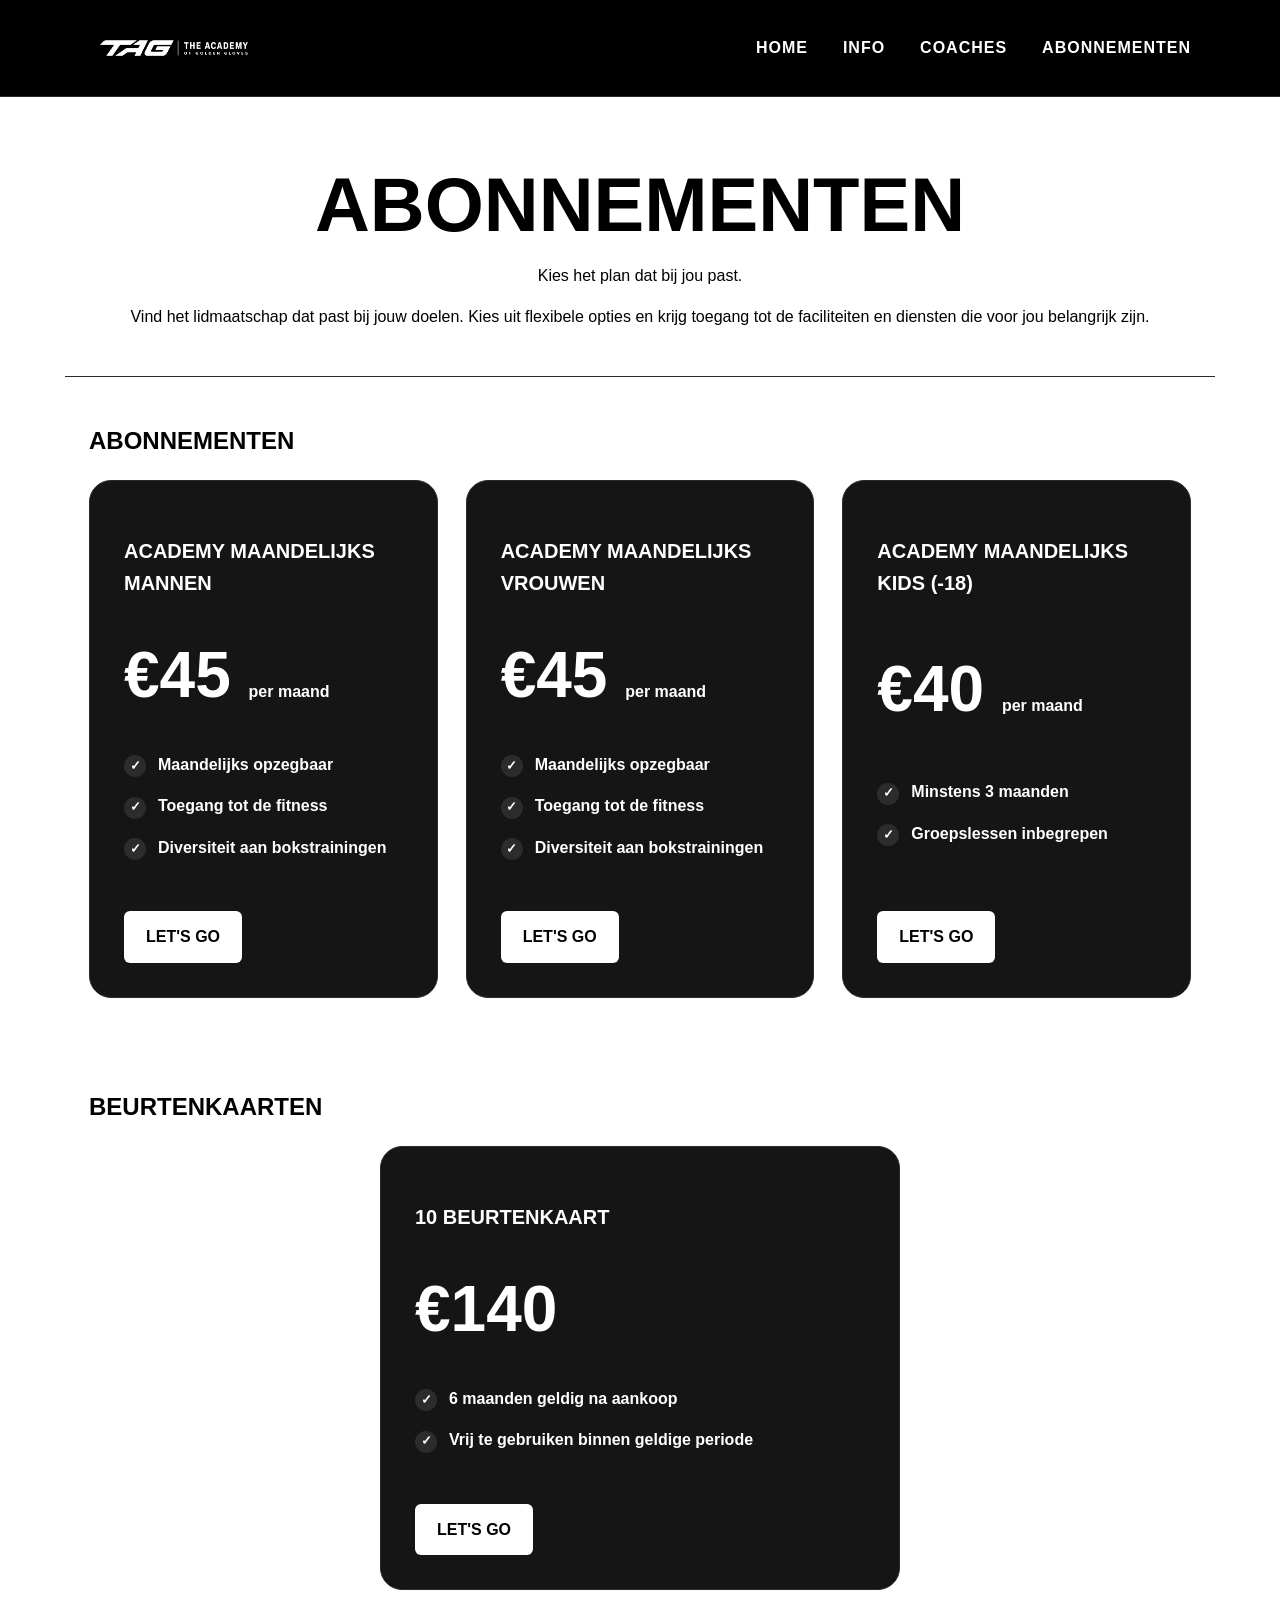
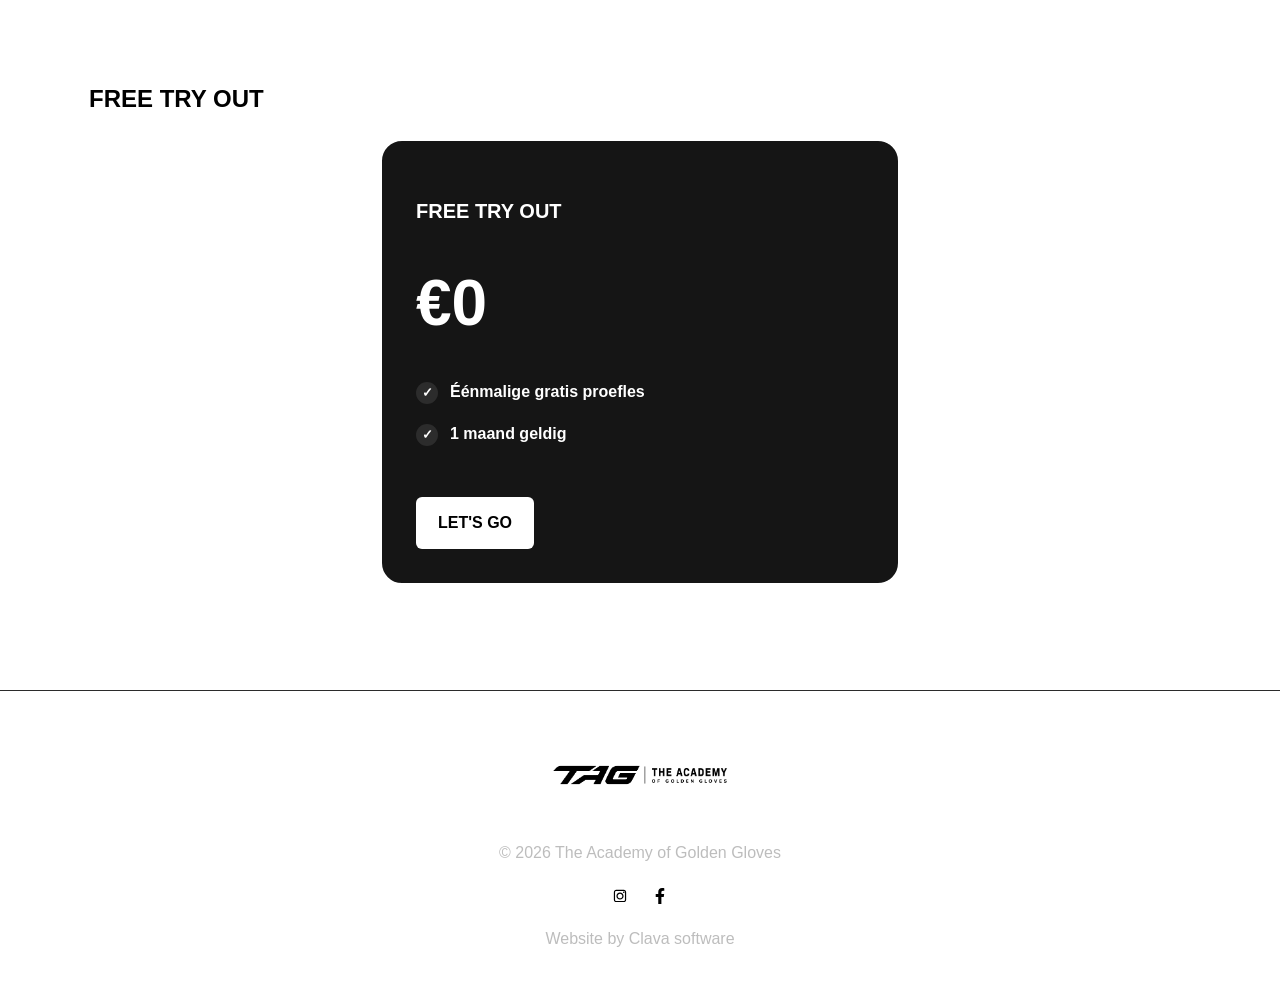
<file: abbonementen.html>
<!DOCTYPE html>
<html lang="nl">
<head>
  <meta charset="UTF-8" />
  <meta name="viewport" content="width=device-width, initial-scale=1.0" />
  <title>Abonnementen - The Academy of the Golden Gloves</title>
  <link rel="stylesheet" href="css/style.css" />
</head>

<body class="abonnement-page">

<header class="site-header">
  <nav class="navbar">
    <a class="brand" href="index.html">
      <img src="assets/assets/images/TAG_Transparant_wit.png" alt="The Academy of the Golden Gloves logo">
    </a>

    <ul class="nav-links">
      <li><a href="index.html">HOME</a></li>
      <li><a href="info.html">INFO</a></li>
      <li><a href="trainers.html">COACHES</a></li>
      <li><a href="abbonementen.html">ABONNEMENTEN</a></li>
    </ul>
  </nav>
</header>

<main>
  <section class="page-title subscriptions-title">
    <h1>ABONNEMENTEN</h1>
    <p>Kies het plan dat bij jou past.</p>
    <p>Vind het lidmaatschap dat past bij jouw doelen. Kies uit flexibele opties en krijg toegang tot de faciliteiten en diensten die voor jou belangrijk zijn.</p>  
  </section>

  <section class="section">
    <h2>Abonnementen</h2>

    <div class="subscription-grid">
      <article class="subscription-card">
        <h3>Academy maandelijks mannen</h3>
        <div class="price">€45 <span>per maand</span></div>
        <ul>
          <li>Maandelijks opzegbaar</li>
          <li>Toegang tot de fitness</li>
          <li>Diversiteit aan bokstrainingen</li>
        </ul>
        <a class="letsgo-btn" href="https://theacademyghent.clubplanner.be/registration/webshopwizard?id=22%23subscription&fbclid=PAZXh0bgNhZW0CMTEAAafgKcUFu7aWkuXX8Rf6LvJyuqjrazlxZ5LTGyCebVY8UuGhoB97lf3_0Y3zMw_aem_NgBdKOstniGtX3_F51OHjw#subscription" target="_blank">LET'S GO</a>
      </article>

      <article class="subscription-card">
        <h3>Academy maandelijks vrouwen</h3>
        <div class="price">€45 <span>per maand</span></div>
        <ul>
          <li>Maandelijks opzegbaar</li>
          <li>Toegang tot de fitness</li>
          <li>Diversiteit aan bokstrainingen</li>
        </ul>
        <a class="letsgo-btn" href="https://theacademyghent.clubplanner.be/registration/webshopwizard?id=22%23subscription&fbclid=PAZXh0bgNhZW0CMTEAAafgKcUFu7aWkuXX8Rf6LvJyuqjrazlxZ5LTGyCebVY8UuGhoB97lf3_0Y3zMw_aem_NgBdKOstniGtX3_F51OHjw#subscription" target="_blank">LET'S GO</a>
      </article>

      <article class="subscription-card">
        <h3>Academy maandelijks kids (-18)</h3>
        <div class="price">€40 <span>per maand</span></div>
        <ul>
          <li>Minstens 3 maanden</li>
          <li>Groepslessen inbegrepen</li>
        </ul>
        <a class="letsgo-btn" href="https://theacademyghent.clubplanner.be/registration/webshopwizard?id=22%23subscription&fbclid=PAZXh0bgNhZW0CMTEAAafgKcUFu7aWkuXX8Rf6LvJyuqjrazlxZ5LTGyCebVY8UuGhoB97lf3_0Y3zMw_aem_NgBdKOstniGtX3_F51OHjw#subscription" target="_blank">LET'S GO</a>
      </article>
    </div>
  </section>

  <section class="section">
    <h2>Beurtenkaarten</h2>

    <div class="subscription-grid one-card">
      <article class="subscription-card">
        <h3>10 beurtenkaart</h3>
        <div class="price">€140</div>
        <ul>
          <li>6 maanden geldig na aankoop</li>
          <li>Vrij te gebruiken binnen geldige periode</li>
        </ul>
        <a class="letsgo-btn" href="https://theacademyghent.clubplanner.be/registration/webshopwizard?id=22%23subscription&fbclid=PAZXh0bgNhZW0CMTEAAafgKcUFu7aWkuXX8Rf6LvJyuqjrazlxZ5LTGyCebVY8UuGhoB97lf3_0Y3zMw_aem_NgBdKOstniGtX3_F51OHjw#subscription" target="_blank">LET'S GO</a>
      </article>
    </div>
  </section>

  <section class="section">
    <h2>Free Try Out</h2>

    <div class="subscription-grid one-card">
      <article class="subscription-card highlight-card">
        <h3>FREE try out</h3>
        <div class="price">€0</div>
        <ul>
          <li>Éénmalige gratis proefles</li>
          <li>1 maand geldig</li>
        </ul>
        <a class="letsgo-btn" href="https://theacademyghent.clubplanner.be/registration/webshopwizard?id=22%23subscription&fbclid=PAZXh0bgNhZW0CMTEAAafgKcUFu7aWkuXX8Rf6LvJyuqjrazlxZ5LTGyCebVY8UuGhoB97lf3_0Y3zMw_aem_NgBdKOstniGtX3_F51OHjw#subscription" target="_blank">LET'S GO</a>
      </article>
    </div>
  </section>
</main>

<footer class="footer abonnement-footer">
    <img src="assets/assets/images/TAG_Transparant_zwart.png" alt="The Academy of the Golden Gloves logo">
    <p>© 2026 The Academy of Golden Gloves</p>
    <div class="social-icons">
      <!-- INSTAGRAM -->
      <a href="https://www.instagram.com/theacademyghent/" target="_blank" aria-label="Instagram">
        <svg xmlns="http://www.w3.org/2000/svg" viewBox="0 0 448 512">
          <path
            d="M224.1 141c-63.6 0-114.9 51.3-114.9 114.9S160.5 370.8 224.1 370.8 339 319.5 339 255.9 287.7 141 224.1 141zm0 189.6c-41.2 0-74.7-33.5-74.7-74.7s33.5-74.7 74.7-74.7 74.7 33.5 74.7 74.7-33.5 74.7-74.7 74.7zm146.4-194.3c0 14.9-12 26.9-26.9 26.9-14.9 0-26.9-12-26.9-26.9 0-14.9 12-26.9 26.9-26.9 14.9 0 26.9 12 26.9 26.9zM398.8 80c-14.1-14.1-33.1-22-53.1-22H102.3c-20 0-39 7.9-53.1 22C35.1 94.1 27.2 113.1 27.2 133.1v243.4c0 20 7.9 39 22 53.1 14.1 14.1 33.1 22 53.1 22h243.4c20 0 39-7.9 53.1-22 14.1-14.1 22-33.1 22-53.1V133.1c0-20-7.9-39-22-53.1zM382.6 376.5c0 10.7-4.2 20.8-11.8 28.4-7.6 7.6-17.7 11.8-28.4 11.8H105.6c-10.7 0-20.8-4.2-28.4-11.8-7.6-7.6-11.8-17.7-11.8-28.4V135.5c0-10.7 4.2-20.8 11.8-28.4 7.6-7.6 17.7-11.8 28.4-11.8h236.8c10.7 0 20.8 4.2 28.4 11.8 7.6 7.6 11.8 17.7 11.8 28.4v241z" />
        </svg>
      </a>

      <!-- FACEBOOK -->
      <a href="https://www.facebook.com/THEACADEMYGHENT/?locale=nl_BE" target="_blank" aria-label="Facebook">
        <svg xmlns="http://www.w3.org/2000/svg" viewBox="0 0 320 512">
          <path
            d="M279.14 288l14.22-92.66h-88.91V135.1c0-25.35 12.42-50.06 52.24-50.06H297V6.26S260.43 0 225.36 0c-73.22 0-121.08 44.38-121.08 124.72v70.62H22.89V288h81.39v224h100.17V288z" />
        </svg>
      </a>
    </div>
    <p>Website by Clava software</p>
    <!-- INPUT: Pas hier eventueel je adres, telefoonnummer, e-mail of social media aan. -->
  </footer>

</body>
</html>
</file>
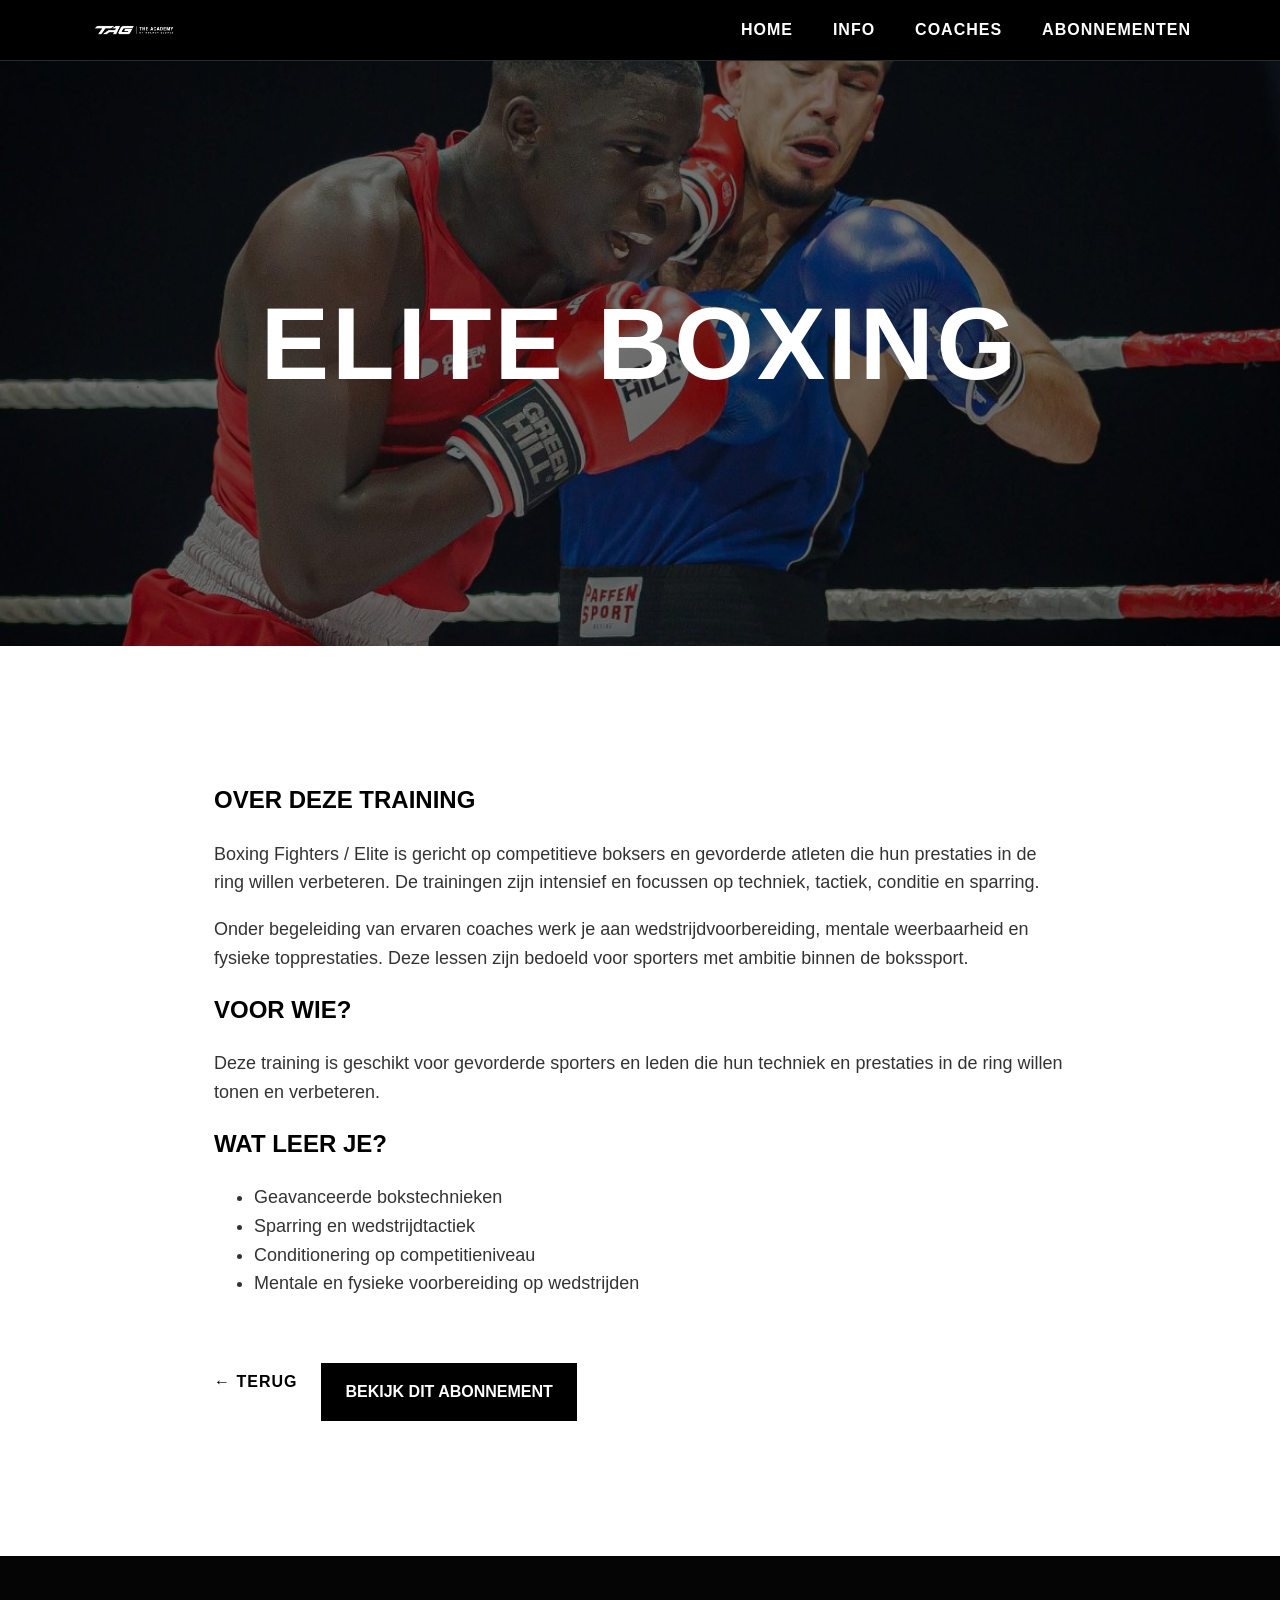
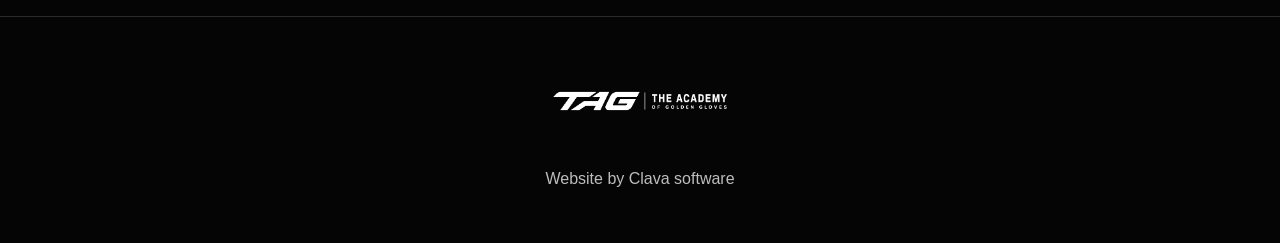
<file: boxing-elite.html>
<!DOCTYPE html>
<html lang="nl">
<head>
  <meta charset="UTF-8">
  <meta name="viewport" content="width=device-width, initial-scale=1.0">
  <title>Elite Boxing - The Academy</title>
  <link rel="stylesheet" href="css/style.css">
</head>

<body class="training-page">

<header class="site-header">
  <nav class="navbar">
    <a class="brand" href="index.html">
      <img src="assets/assets/images/TAG_Transparant_wit.png" alt="The Academy logo">
    </a>

    <ul class="nav-links">
      <li><a href="index.html">HOME</a></li>
      <li><a href="info.html">INFO</a></li>
      <li><a href="trainers.html">COACHES</a></li>
      <li><a href="abonnementen.html">ABONNEMENTEN</a></li>
    </ul>
  </nav>
</header>

<main class="training-page">

 <section class="training-hero">

    <img src="assets/assets/images/eliteboxing_pin.jpeg" alt="Elite Boxing">

    <div class="training-overlay">
        <h1>Elite Boxing</h1>
    </div>

</section>

  <section class="training-info-section">
  <div class="section training-info">
    <h2>Over deze training</h2>
    <p>
  Boxing Fighters / Elite is gericht op competitieve boksers en gevorderde atleten die hun prestaties in de ring willen verbeteren. 
  De trainingen zijn intensief en focussen op techniek, tactiek, conditie en sparring.
</p>

<p>
  Onder begeleiding van ervaren coaches werk je aan wedstrijdvoorbereiding, mentale weerbaarheid en fysieke topprestaties. 
  Deze lessen zijn bedoeld voor sporters met ambitie binnen de bokssport.
</p>

    <h2>Voor wie?</h2>
    <p>
      Deze training is geschikt voor gevorderde sporters en leden die hun techniek en prestaties in de ring willen tonen en verbeteren.
    </p>

    <h2>Wat leer je?</h2>
    <ul>
  <li>Geavanceerde bokstechnieken</li>
  <li>Sparring en wedstrijdtactiek</li>
  <li>Conditionering op competitieniveau</li>
  <li>Mentale en fysieke voorbereiding op wedstrijden</li>
</ul>

   <div class="training-buttons">

    <a href="info.html" class="back-btn">
        ← Terug
    </a>

    <a href="abonnementen.html" class="button training-btn">
        Bekijk dit abonnement
    </a>

</div>
  </section>
</div>
</section>
</main>

<footer class="footer">
  <img src="assets/assets/images/TAG_Transparant_wit.png" alt="The Academy logo">
  <p>Website by Clava software</p>
</footer>

</body>
</html>
</file>
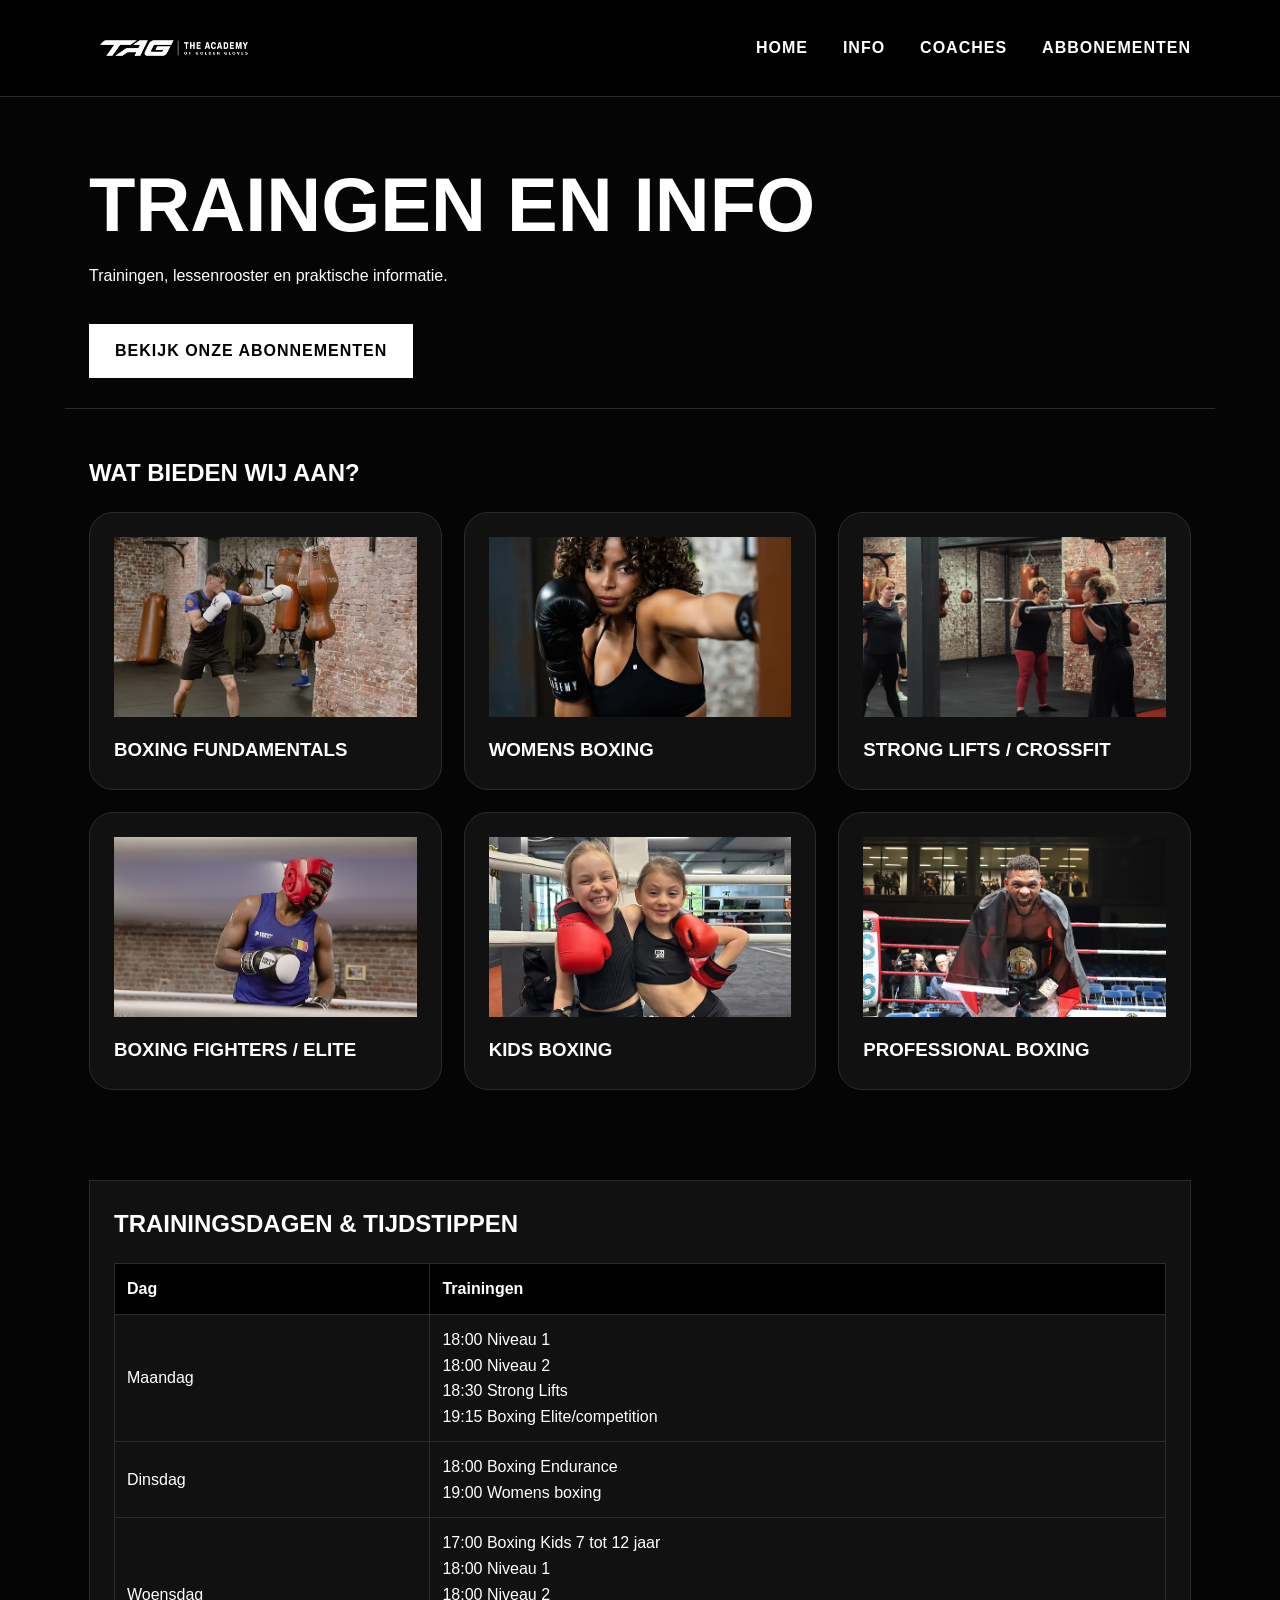
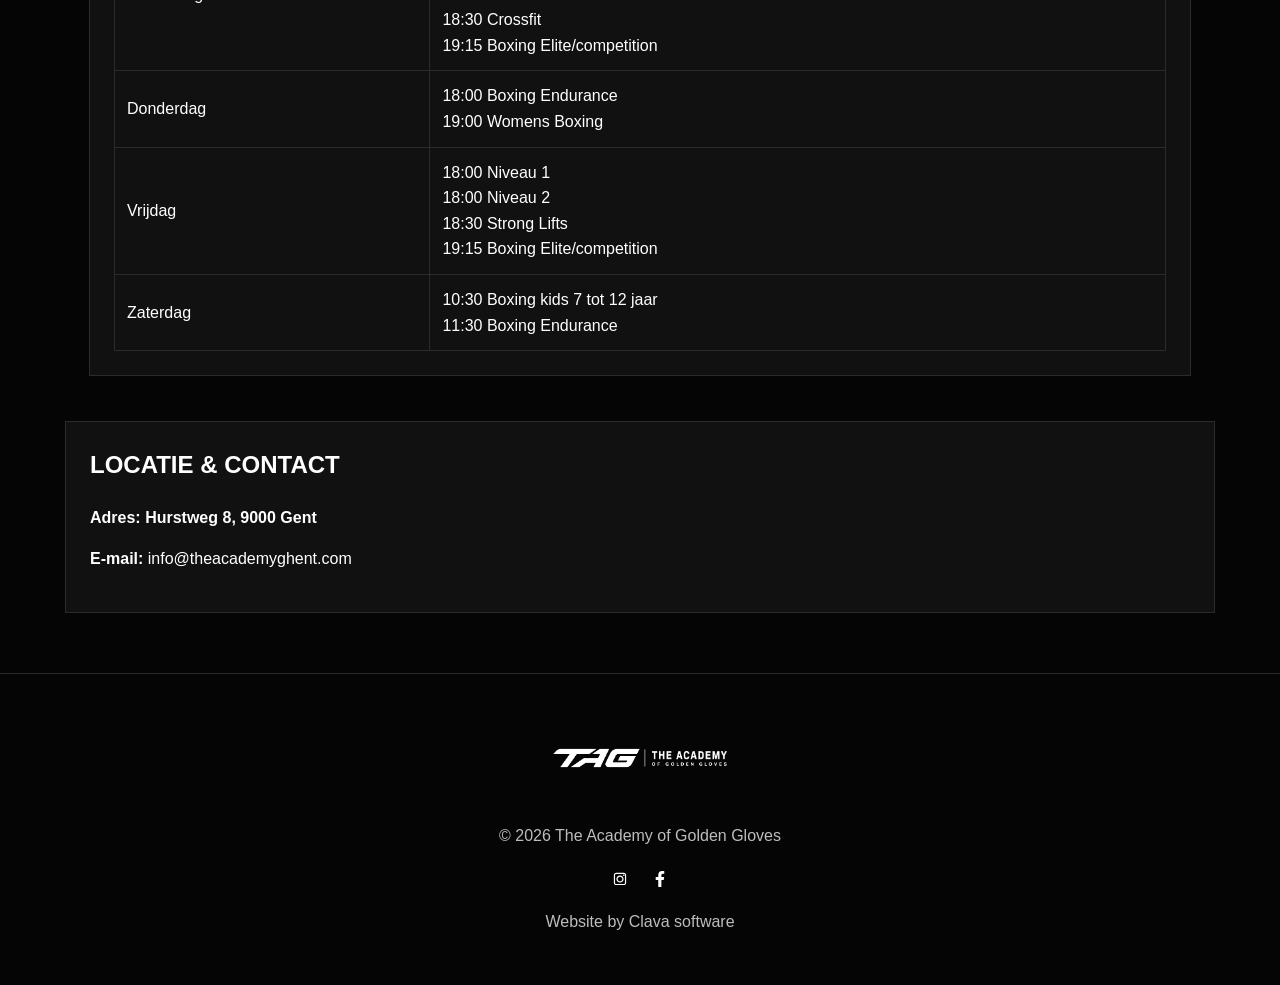
<file: info.html>
<!DOCTYPE html>
<html lang="nl">

<head>
  <meta charset="UTF-8" />
  <meta name="viewport" content="width=device-width, initial-scale=1.0" />
  <title>The Academy of the Golden Gloves</title>
  <link rel="stylesheet" href="css/style.css" />
</head>

<body>
  <header class="site-header">
  <nav class="navbar">

    <a class="brand" href="index.html">
      <img src="assets/assets/images/TAG_Transparant_wit.png" alt="The Academy of the Golden Gloves logo">
    </a>

    <ul class="nav-links">
      <li><a href="index.html">HOME</a></li>
      <li><a href="info.html">INFO</a></li>
      <li><a href="trainers.html">COACHES</a></li>
      <li><a href="abbonementen.html">ABBONEMENTEN</a></li>

    </ul>

  </nav>
</header>

  <main>
    <section class="page-title">
      <h1>Traingen en info</h1>
      <p>Trainingen, lessenrooster en praktische informatie.</p>
      <a href="https://theacademyghent.clubplanner.be/registration/webshopwizard?id=22%23subscription&fbclid=PAZXh0bgNhZW0CMTEAAafgKcUFu7aWkuXX8Rf6LvJyuqjrazlxZ5LTGyCebVY8UuGhoB97lf3_0Y3zMw_aem_NgBdKOstniGtX3_F51OHjw#subscription"
        target="_blank" class="clubplanner-btn">
        Bekijk onze abonnementen
      </a>
    </section>


    <section class="section">
      <h2>Wat bieden wij aan?</h2>
      <div class="cards offer-cards">

  <a href="boxing-fundamentals.html" class="offer-card-link">
    <article class="card offer-card">
      <div class="offer-photo">
        <img src="assets/assets/images/Fundamentals.jpeg" alt="Boxing fundamentals">
      </div>
      <h3>Boxing fundamentals</h3>
    </article>
  </a>

  <a href="womens-boxing.html" class="offer-card-link">
    <article class="card offer-card">
      <div class="offer-photo">
        <img src="assets\assets\images\Womens_boxing.jpeg" alt="Women's boxing">
      </div>
      <h3>Womens boxing</h3>
    </article>
  </a>

  <a href="strong-lifts-crossfit.html" class="offer-card-link">
    <article class="card offer-card">
      <div class="offer-photo">
        <img src="assets/assets/images/Crossfit_training.jpg" alt="Strong lifts crossfit">
      </div>
      <h3>Strong lifts / crossfit</h3>
    </article>
  </a>

  <a href="boxing-elite.html" class="offer-card-link">
    <article class="card offer-card">
      <div class="offer-photo">
        <img src="assets/assets/images/elite_boxing.jpeg" alt="Boxing elite">
      </div>
      <h3>Boxing fighters / elite</h3>
    </article>
  </a>

  <a href="kids-boxing.html" class="offer-card-link">
    <article class="card offer-card">
      <div class="offer-photo">
        <img src="assets/assets/images/Academy_kids.jpeg" alt="Kids boxing">
      </div>
      <h3>Kids boxing</h3>
    </article>
  </a>

  <a href="professional-boxing.html" class="offer-card-link">
    <article class="card offer-card">
      <div class="offer-photo">
        <img src="assets/assets/images/Prof_boxing.jpeg" alt="Professional boxing">
      </div>
      <h3>Professional boxing</h3>
    </article>
  </a>

</div>
    </section>

    <section class="section">
      <div class="panel">
        <h2>Trainingsdagen & tijdstippen</h2>
        <!-- INPUT: Vul hieronder je echte trainingsschema in. -->
        <table>
          <tr>
            <th>Dag</th>
            <th>Trainingen</th>
          </tr>
          <tr>
            <td>Maandag</td>
            <td>
              18:00 Niveau 1<br>
              18:00 Niveau 2<br>
              18:30 Strong Lifts<br>
              19:15 Boxing Elite/competition
            </td>
          </tr>
          <tr>
            <td>Dinsdag</td>
            <td>
              18:00 Boxing Endurance<br>
              19:00 Womens boxing
            </td>
          </tr>
          <tr>
            <td>Woensdag</td>
            <td>
              17:00 Boxing Kids 7 tot 12 jaar<br>
              18:00 Niveau 1<br>
              18:00 Niveau 2<br>
              18:30 Crossfit<br>
              19:15 Boxing Elite/competition
            </td>
          </tr>
          <tr>
            <td>Donderdag</td>
            <td>
              18:00 Boxing Endurance<br>
              19:00 Womens Boxing
            </td>
          </tr>
          <tr>
            <td>Vrijdag</td>
            <td>
              18:00 Niveau 1<br>
              18:00 Niveau 2<br>
              18:30 Strong Lifts<br>
              19:15 Boxing Elite/competition
            </td>
          </tr>
          <tr>
            <td>Zaterdag</td>
            <td>
              10:30 Boxing kids 7 tot 12 jaar<br>
              11:30 Boxing Endurance
            </td>
          </tr>
        </table>
      </div>
    </section>

    <section class="section panel">
      <h2>Locatie & contact</h2>
      <!-- INPUT: Vul hier adres, telefoon, e-mail en social media in. -->
      <p>
  <strong>Adres:</strong>
  <a href="https://maps.google.com/?q=Hurstweg+8+9000+Gent" target="_blank">
    <strong>Hurstweg 8, 9000 Gent</strong>
  </a>
</p>
        <strong>E-mail:</strong>
        <a href="mailto:info@theacademyghent.com">
          info@theacademyghent.com
        </a>
      </p>
    </section>
  </main>

  <footer class="footer">
    <img src="assets/assets/images/TAG_Transparant_wit.png" alt="The Academy of the Golden Gloves logo">
    <p>© 2026 The Academy of Golden Gloves</p>
    <div class="social-icons">
      <!-- INSTAGRAM -->
      <a href="https://www.instagram.com/theacademyghent/" target="_blank" aria-label="Instagram">
        <svg xmlns="http://www.w3.org/2000/svg" viewBox="0 0 448 512">
          <path
            d="M224.1 141c-63.6 0-114.9 51.3-114.9 114.9S160.5 370.8 224.1 370.8 339 319.5 339 255.9 287.7 141 224.1 141zm0 189.6c-41.2 0-74.7-33.5-74.7-74.7s33.5-74.7 74.7-74.7 74.7 33.5 74.7 74.7-33.5 74.7-74.7 74.7zm146.4-194.3c0 14.9-12 26.9-26.9 26.9-14.9 0-26.9-12-26.9-26.9 0-14.9 12-26.9 26.9-26.9 14.9 0 26.9 12 26.9 26.9zM398.8 80c-14.1-14.1-33.1-22-53.1-22H102.3c-20 0-39 7.9-53.1 22C35.1 94.1 27.2 113.1 27.2 133.1v243.4c0 20 7.9 39 22 53.1 14.1 14.1 33.1 22 53.1 22h243.4c20 0 39-7.9 53.1-22 14.1-14.1 22-33.1 22-53.1V133.1c0-20-7.9-39-22-53.1zM382.6 376.5c0 10.7-4.2 20.8-11.8 28.4-7.6 7.6-17.7 11.8-28.4 11.8H105.6c-10.7 0-20.8-4.2-28.4-11.8-7.6-7.6-11.8-17.7-11.8-28.4V135.5c0-10.7 4.2-20.8 11.8-28.4 7.6-7.6 17.7-11.8 28.4-11.8h236.8c10.7 0 20.8 4.2 28.4 11.8 7.6 7.6 11.8 17.7 11.8 28.4v241z" />
        </svg>
      </a>

      <!-- FACEBOOK -->
      <a href="https://www.facebook.com/THEACADEMYGHENT/?locale=nl_BE" target="_blank" aria-label="Facebook">
        <svg xmlns="http://www.w3.org/2000/svg" viewBox="0 0 320 512">
          <path
            d="M279.14 288l14.22-92.66h-88.91V135.1c0-25.35 12.42-50.06 52.24-50.06H297V6.26S260.43 0 225.36 0c-73.22 0-121.08 44.38-121.08 124.72v70.62H22.89V288h81.39v224h100.17V288z" />
        </svg>
      </a>
    </div>
    <p>Website by Clava software</p>
    <!-- INPUT: Pas hier eventueel je adres, telefoonnummer, e-mail of social media aan. -->
  </footer>
  
</body>

</html>
</file>
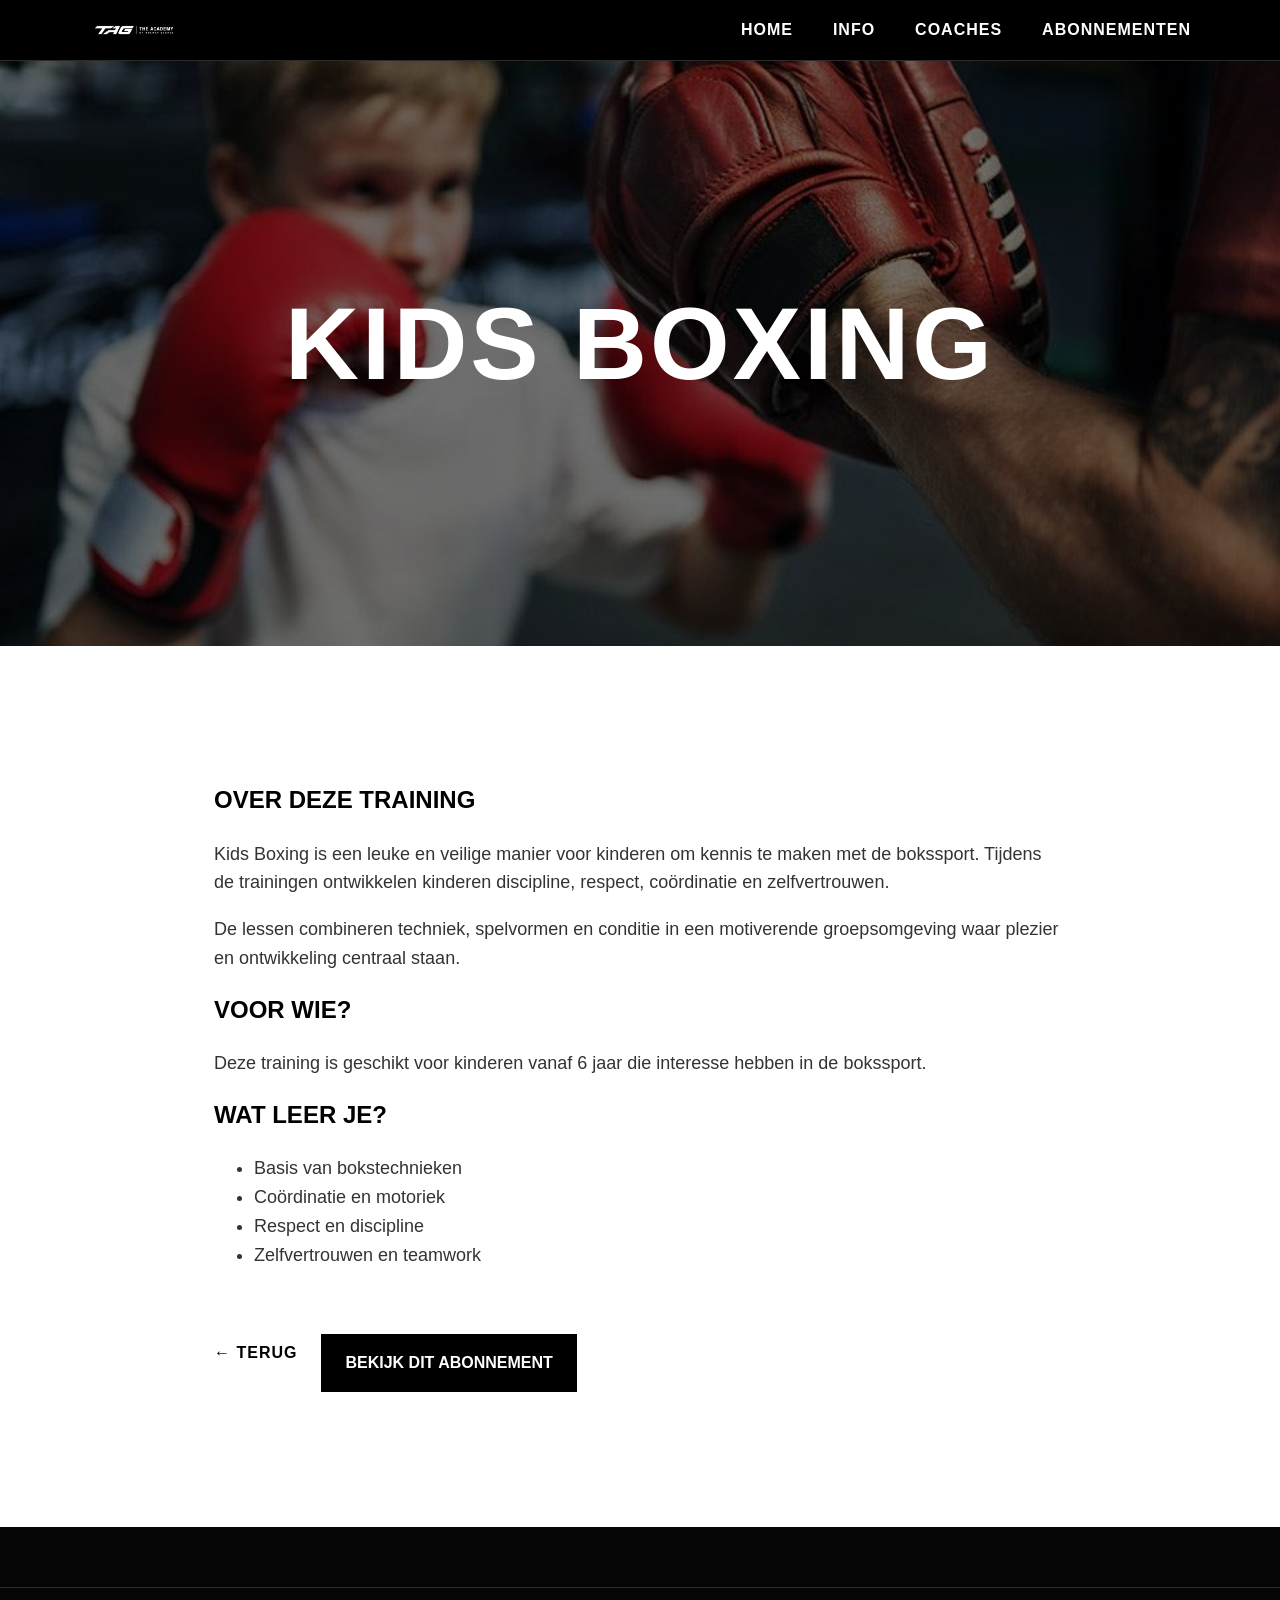
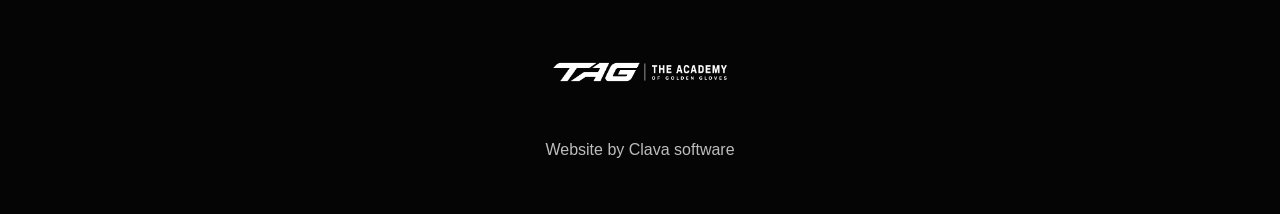
<file: kids-boxing.html>
<!DOCTYPE html>
<html lang="nl">
<head>
  <meta charset="UTF-8">
  <meta name="viewport" content="width=device-width, initial-scale=1.0">
  <title>Kids Boxing - The Academy</title>
  <link rel="stylesheet" href="css/style.css">
</head>

<body class="training-page">

<header class="site-header">
  <nav class="navbar">
    <a class="brand" href="index.html">
      <img src="assets/assets/images/TAG_Transparant_wit.png" alt="The Academy logo">
    </a>

    <ul class="nav-links">
      <li><a href="index.html">HOME</a></li>
      <li><a href="info.html">INFO</a></li>
      <li><a href="trainers.html">COACHES</a></li>
      <li><a href="abonnementen.html">ABONNEMENTEN</a></li>
    </ul>
  </nav>
</header>

<main class="training-page">

  <section class="training-hero">

    <img src="assets/assets/images/Kids_boxing_pin.jpg" alt="Kids Boxing">

    <div class="training-overlay">
        <h1>Kids Boxing</h1>
    </div>

</section>

  <section class="training-info-section">
  <div class="section training-info">
    <h2>Over deze training</h2>
   <p>
  Kids Boxing is een leuke en veilige manier voor kinderen om kennis te maken met de bokssport. 
  Tijdens de trainingen ontwikkelen kinderen discipline, respect, coördinatie en zelfvertrouwen.
</p>

<p>
  De lessen combineren techniek, spelvormen en conditie in een motiverende groepsomgeving waar plezier en ontwikkeling centraal staan.
</p>

    <h2>Voor wie?</h2>
    <p>
      Deze training is geschikt voor kinderen vanaf 6 jaar die interesse hebben in de bokssport.
    </p>

    <h2>Wat leer je?</h2>
    <ul>
  <li>Basis van bokstechnieken</li>
  <li>Coördinatie en motoriek</li>
  <li>Respect en discipline</li>
  <li>Zelfvertrouwen en teamwork</li>
</ul>

   <div class="training-buttons">

    <a href="info.html" class="back-btn">
        ← Terug
    </a>

    <a href="abonnementen.html" class="button training-btn">
        Bekijk dit abonnement
    </a>

</div>
  </section>
</div>
</section>
</main>

<footer class="footer">
  <img src="assets/assets/images/TAG_Transparant_wit.png" alt="The Academy logo">
  <p>Website by Clava software</p>
</footer>

</body>
</html>
</file>
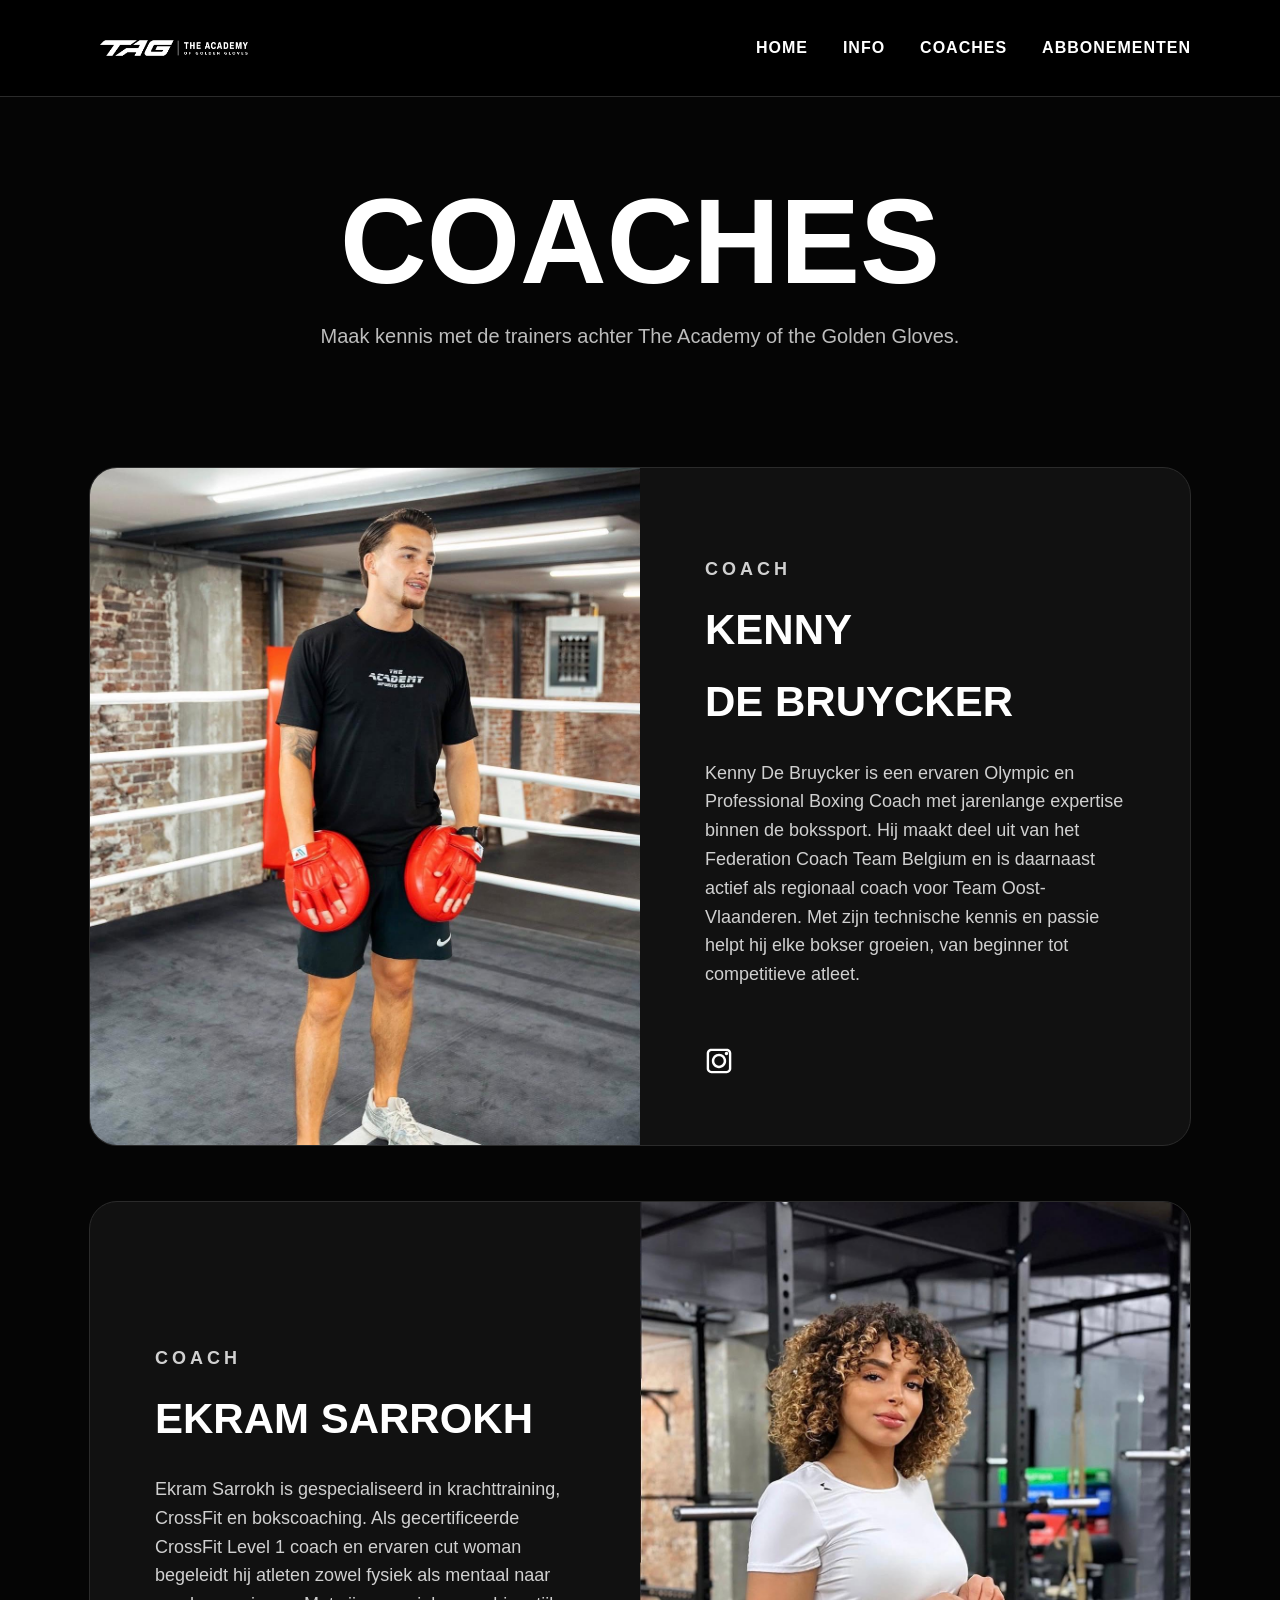
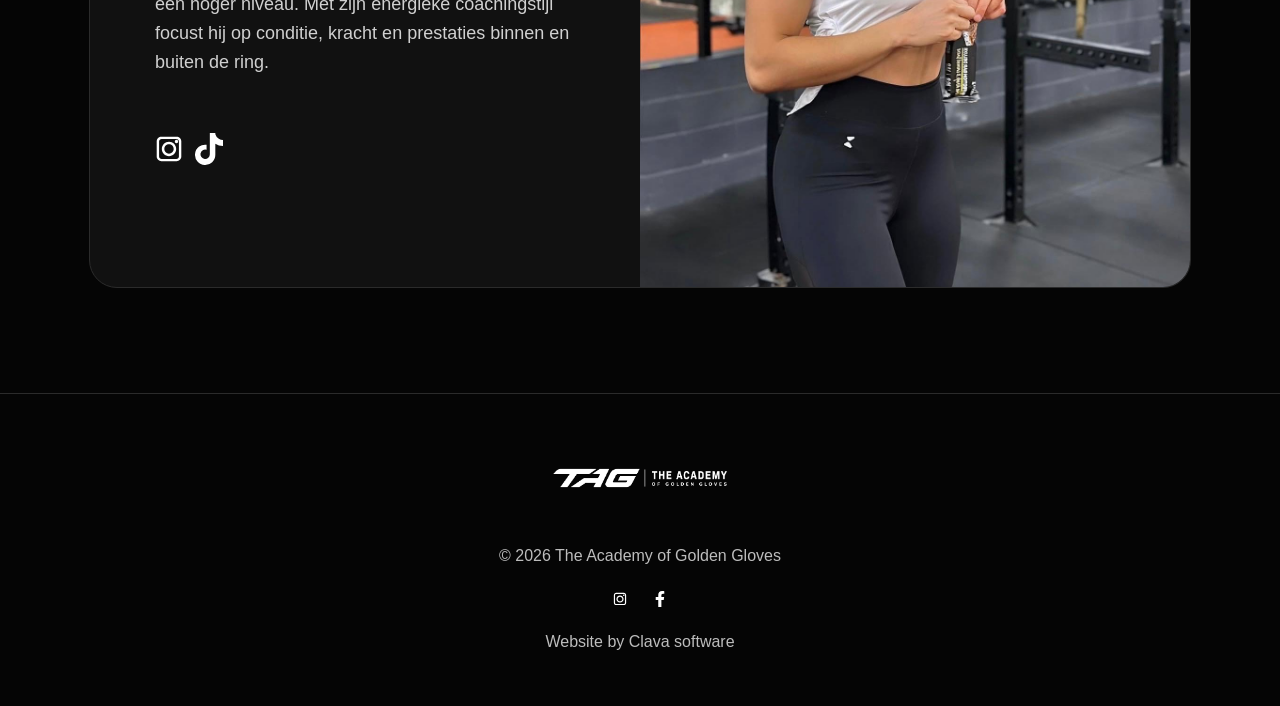
<file: trainers.html>
<!DOCTYPE html>
<html lang="nl">

<head>
  <meta charset="UTF-8" />
  <meta name="viewport" content="width=device-width, initial-scale=1.0" />
  <title>The Academy of the Golden Gloves</title>
  <link rel="stylesheet" href="css/style.css" />
</head>

<body>
  <header class="site-header">
  <nav class="navbar">

    <a class="brand" href="index.html">
      <img src="assets/assets/images/TAG_Transparant_wit.png" alt="The Academy of the Golden Gloves logo">
    </a>

    <ul class="nav-links">
      <li><a href="index.html">HOME</a></li>
      <li><a href="info.html">INFO</a></li>
      <li><a href="trainers.html">COACHES</a></li>
      <li><a href="abbonementen.html">ABBONEMENTEN</a></li>

    </ul>

  </nav>
</header>

 <main>
  <section class="coaches-hero">
    <h1>COACHES</h1>
    <p>Maak kennis met de trainers achter The Academy of the Golden Gloves.</p>
  </section>

  <section class="section coaches-section">

    <article class="coach-card-pro">
      <div class="coach-image">
        <!-- INPUT FOTO KENNY -->
        <img src="assets/assets/images/Kenny.jpeg" alt="Kenny De Bruycker">
      </div>

      <div class="coach-content">
        <p class="coach-label">Coach</p>
        <h2>Kenny</h2>
          <h2>De Bruycker</h2>

        <!-- INPUT: pas deze tekst aan -->
        <p>
           Kenny De Bruycker is een ervaren Olympic en Professional Boxing Coach met jarenlange expertise binnen de bokssport. 
  Hij maakt deel uit van het Federation Coach Team Belgium en is daarnaast actief als regionaal coach voor Team Oost-Vlaanderen. 
  Met zijn technische kennis en passie helpt hij elke bokser groeien, van beginner tot competitieve atleet.
        </p>

        <div class="coach-socials">

    <!-- INSTAGRAM -->
    <div class="social-icons">
      <!-- INSTAGRAM -->
      <a href="https://www.instagram.com/debruyckerkenny" target="_blank" aria-label="Instagram">
        <svg xmlns="http://www.w3.org/2000/svg" viewBox="0 0 448 512">
          <path
            d="M224.1 141c-63.6 0-114.9 51.3-114.9 114.9S160.5 370.8 224.1 370.8 339 319.5 339 255.9 287.7 141 224.1 141zm0 189.6c-41.2 0-74.7-33.5-74.7-74.7s33.5-74.7 74.7-74.7 74.7 33.5 74.7 74.7-33.5 74.7-74.7 74.7zm146.4-194.3c0 14.9-12 26.9-26.9 26.9-14.9 0-26.9-12-26.9-26.9 0-14.9 12-26.9 26.9-26.9 14.9 0 26.9 12 26.9 26.9zM398.8 80c-14.1-14.1-33.1-22-53.1-22H102.3c-20 0-39 7.9-53.1 22C35.1 94.1 27.2 113.1 27.2 133.1v243.4c0 20 7.9 39 22 53.1 14.1 14.1 33.1 22 53.1 22h243.4c20 0 39-7.9 53.1-22 14.1-14.1 22-33.1 22-53.1V133.1c0-20-7.9-39-22-53.1zM382.6 376.5c0 10.7-4.2 20.8-11.8 28.4-7.6 7.6-17.7 11.8-28.4 11.8H105.6c-10.7 0-20.8-4.2-28.4-11.8-7.6-7.6-11.8-17.7-11.8-28.4V135.5c0-10.7 4.2-20.8 11.8-28.4 7.6-7.6 17.7-11.8 28.4-11.8h236.8c10.7 0 20.8 4.2 28.4 11.8 7.6 7.6 11.8 17.7 11.8 28.4v241z" />
        </svg>
      </a>

</div>
      </div>
    </article>

    <article class="coach-card-pro reverse">
      <div class="coach-image">
        <!-- INPUT FOTO EKRAM -->
        <img src="assets/assets\images\Ekram_2.jpeg" alt="Ekram Sarrokh">
      </div>

      <div class="coach-content">
        <p class="coach-label">Coach</p>
        <h2>Ekram Sarrokh</h2>

        <!-- INPUT: pas deze tekst aan -->
        <p>
          Ekram Sarrokh is gespecialiseerd in krachttraining, CrossFit en bokscoaching. 
  Als gecertificeerde CrossFit Level 1 coach en ervaren cut woman begeleidt hij atleten zowel fysiek als mentaal naar een hoger niveau. 
  Met zijn energieke coachingstijl focust hij op conditie, kracht en prestaties binnen en buiten de ring.
        </p>

        <div class="coach-socials">

    <!-- INSTAGRAM -->
    <div class="social-icons">
      <!-- INSTAGRAM -->
      <a href="https://www.instagram.com/coachkillah" target="_blank" aria-label="Instagram">
        <svg xmlns="http://www.w3.org/2000/svg" viewBox="0 0 448 512">
          <path
            d="M224.1 141c-63.6 0-114.9 51.3-114.9 114.9S160.5 370.8 224.1 370.8 339 319.5 339 255.9 287.7 141 224.1 141zm0 189.6c-41.2 0-74.7-33.5-74.7-74.7s33.5-74.7 74.7-74.7 74.7 33.5 74.7 74.7-33.5 74.7-74.7 74.7zm146.4-194.3c0 14.9-12 26.9-26.9 26.9-14.9 0-26.9-12-26.9-26.9 0-14.9 12-26.9 26.9-26.9 14.9 0 26.9 12 26.9 26.9zM398.8 80c-14.1-14.1-33.1-22-53.1-22H102.3c-20 0-39 7.9-53.1 22C35.1 94.1 27.2 113.1 27.2 133.1v243.4c0 20 7.9 39 22 53.1 14.1 14.1 33.1 22 53.1 22h243.4c20 0 39-7.9 53.1-22 14.1-14.1 22-33.1 22-53.1V133.1c0-20-7.9-39-22-53.1zM382.6 376.5c0 10.7-4.2 20.8-11.8 28.4-7.6 7.6-17.7 11.8-28.4 11.8H105.6c-10.7 0-20.8-4.2-28.4-11.8-7.6-7.6-11.8-17.7-11.8-28.4V135.5c0-10.7 4.2-20.8 11.8-28.4 7.6-7.6 17.7-11.8 28.4-11.8h236.8c10.7 0 20.8 4.2 28.4 11.8 7.6 7.6 11.8 17.7 11.8 28.4v241z" />
        </svg>
      </a>

    <!-- TIKTOK -->
    <a href="https://www.tiktok.com/@coachkillah" target="_blank" aria-label="TikTok">

        <svg xmlns="http://www.w3.org/2000/svg" viewBox="0 0 448 512">
            <path d="M448,209.9a210.1,210.1,0,0,1-122.8-39.3v178.7A162.6,162.6,0,1,1,185,188.3v80.8a74.6,74.6,0,1,0,52.2,71.2V0h88a121.2,121.2,0,0,0,1.9,22.2h0A122.2,122.2,0,0,0,381,93.1a121.4,121.4,0,0,0,67,20.1Z"/>
        </svg>

    </a>

</div>

      </div>
    </article>

  </section>
</main>

  <footer class="footer">
    <img src="assets/assets/images/TAG_Transparant_wit.png" alt="The Academy of the Golden Gloves logo">
    <p>© 2026 The Academy of Golden Gloves</p>
    <div class="social-icons">
      <!-- INSTAGRAM -->
      <a href="https://www.instagram.com/theacademyghent/" target="_blank" aria-label="Instagram">
        <svg xmlns="http://www.w3.org/2000/svg" viewBox="0 0 448 512">
          <path
            d="M224.1 141c-63.6 0-114.9 51.3-114.9 114.9S160.5 370.8 224.1 370.8 339 319.5 339 255.9 287.7 141 224.1 141zm0 189.6c-41.2 0-74.7-33.5-74.7-74.7s33.5-74.7 74.7-74.7 74.7 33.5 74.7 74.7-33.5 74.7-74.7 74.7zm146.4-194.3c0 14.9-12 26.9-26.9 26.9-14.9 0-26.9-12-26.9-26.9 0-14.9 12-26.9 26.9-26.9 14.9 0 26.9 12 26.9 26.9zM398.8 80c-14.1-14.1-33.1-22-53.1-22H102.3c-20 0-39 7.9-53.1 22C35.1 94.1 27.2 113.1 27.2 133.1v243.4c0 20 7.9 39 22 53.1 14.1 14.1 33.1 22 53.1 22h243.4c20 0 39-7.9 53.1-22 14.1-14.1 22-33.1 22-53.1V133.1c0-20-7.9-39-22-53.1zM382.6 376.5c0 10.7-4.2 20.8-11.8 28.4-7.6 7.6-17.7 11.8-28.4 11.8H105.6c-10.7 0-20.8-4.2-28.4-11.8-7.6-7.6-11.8-17.7-11.8-28.4V135.5c0-10.7 4.2-20.8 11.8-28.4 7.6-7.6 17.7-11.8 28.4-11.8h236.8c10.7 0 20.8 4.2 28.4 11.8 7.6 7.6 11.8 17.7 11.8 28.4v241z" />
        </svg>
      </a>

      <!-- FACEBOOK -->
      <a href="https://www.facebook.com/THEACADEMYGHENT/?locale=nl_BE" target="_blank" aria-label="Facebook">
        <svg xmlns="http://www.w3.org/2000/svg" viewBox="0 0 320 512">
          <path
            d="M279.14 288l14.22-92.66h-88.91V135.1c0-25.35 12.42-50.06 52.24-50.06H297V6.26S260.43 0 225.36 0c-73.22 0-121.08 44.38-121.08 124.72v70.62H22.89V288h81.39v224h100.17V288z" />
        </svg>
      </a>
    </div>
    <p>Website by Clava software</p>
    <!-- INPUT: Pas hier eventueel je adres, telefoonnummer, e-mail of social media aan. -->
  </footer>
  
</body>

</html>
</file>
<file: css/style.css>
:root {
  --black: #050505;
  --dark: #111111;
  --white: #ffffff;
  --grey: #bdbdbd;
  --line: #2b2b2b;
}

* {
  box-sizing: border-box;
}

body {
  margin: 0;
  font-family: Arial, Helvetica, sans-serif;
  background: var(--black);
  color: var(--white);
  line-height: 1.6;
}

img {
  max-width: 100%;
  display: block;
}

.site-header {
  background: #000;
  border-bottom: 1px solid var(--line);
  position: sticky;
  top: 0;
  z-index: 10;
}

.navbar {
  max-width: 1150px;
  margin: 0 auto;
  padding: 6px 24px;
  display: flex;
  justify-content: space-between;
  align-items: center;
  gap: 24px;
}

.brand img {
  width: 170px;
}

.nav-links {
  list-style: none;
  display: flex;
  gap: 35px;
  margin: 0;
  padding: 0;
  flex-wrap: wrap;
}

.nav-links a {
  color: var(--white);
  text-decoration: none;
  font-weight: 700;
  text-transform: uppercase;
  letter-spacing: 1px;
}

.nav-links a:hover {
  color: var(--grey);
}

.hero.hero-centered {
    position: relative;

    min-height: 88vh;

    display: flex;
    align-items: center;
    justify-content: center;

    text-align: center;

    padding: 120px 20px;

    overflow: hidden;

    background:
        linear-gradient(
            rgba(0,0,0,0.45),
            rgba(0,0,0,0.45)
        ),
        url("../assets/images/home-hero.jpg");

    background-size: cover;
    background-position: center;
    background-repeat: no-repeat;
}

.eyebrow {
  text-transform: uppercase;
  letter-spacing: 4px;
  color: var(--grey);
  font-weight: 700;
}

h1 {
  font-size: clamp(42px, 7vw, 76px);
  line-height: 1;
  margin: 0 0 20px;
  text-transform: uppercase;
}

h2 {
  margin-top: 0;
  text-transform: uppercase;
}

.button {
  display: inline-block;
  margin-top: 20px;
  padding: 14px 22px;
 background: transparent;
color: white;
border: 2px solid white;
  text-decoration: none;
  font-weight: 800;
  text-transform: uppercase;
}
.button:hover {
    background: white;
    color: black;
}

.hero-image,
.photo-box,
.trainer-photo,
.sponsor-logo {
  min-height: 260px;
  background: #171717;
  display: flex;
  justify-content: center;
  align-items: center;
  color: #aaa;
  text-align: center;
  font-weight: 800;
  overflow: hidden;
}

.hero-image img,
.photo-box img {
  width: 100%;
  height: 100%;
  object-fit: cover;
}

.section {
  max-width: 1150px;
  margin: 0 auto;
  padding: 45px 24px;
}

.page-title {
  max-width: 1150px;
  margin: 0 auto;
  padding: 70px 24px 30px;
  border-bottom: 1px solid var(--line);
}

.cards,
.trainer-grid,
.sponsor-grid,
.photo-grid,
.two-columns {
  display: grid;
  gap: 22px;
}

.cards {
  grid-template-columns: repeat(3, 1fr);
}

.card,
.panel,
.trainer-card,
.sponsor-card {
  background: var(--dark);
  border: 1px solid var(--line);
  padding: 24px;
}

.card {
  min-height: 120px;
  display: flex;
  align-items: center;
  font-weight: 900;
  text-transform: uppercase;
}

.two-columns {
  grid-template-columns: 1fr 1.4fr;
}

.info-list {
  padding-left: 20px;
}

table {
  width: 100%;
  border-collapse: collapse;
}

th,
td {
  border: 1px solid var(--line);
  padding: 12px;
  text-align: left;
}

th {
  background: #000;
}

.trainer-grid,
.sponsor-grid {
  grid-template-columns: repeat(2, 1fr);
}

.photo-grid {
  grid-template-columns: repeat(3, 1fr);
}

.photo-grid.large {
  grid-template-columns: repeat(4, 1fr);
}

.trainer-card h2,
.sponsor-card h2 {
  margin-top: 18px;
}

.footer {
  margin-top: 60px;
  padding: 35px 24px;
  border-top: 1px solid var(--line);
  text-align: center;
  color: var(--grey);
}

.footer img {
  width: 200px;
  margin: 0 auto 15px;
}

/* INPUT HULP:
   Wil je een foto toevoegen?
   1. Zet je foto in de map assets/images/
   2. Vervang bijvoorbeeld:
      <div class="photo-box"><span>INPUT FOTO</span></div>
      door:
      <div class="photo-box"><img src="assets/images/jouw-foto.jpg" alt="Beschrijving"></div>
*/

@media (max-width: 850px) {

  .hero,
  .two-columns,
  .cards,
  .trainer-grid,
  .sponsor-grid,
  .photo-grid,
  .photo-grid.large {
    grid-template-columns: 1fr;
  }

  .navbar {
    flex-direction: column;
  }

  .nav-links {
    justify-content: center;
  }
}


/* Aanpassingen */
.hero-centered {
  grid-template-columns: 1fr;
  min-height: 70vh;
  text-align: center;
  display: flex;
  justify-content: center;
  align-items: center;
}

.hero-centered .hero-text {
  max-width: 900px;
  margin: 0 auto;
}

.hero-centered h1 {
  font-size: clamp(48px, 8vw, 92px);
}

.offer-card {
  display: block;
  min-height: auto;
  border-radius: 24px;
  overflow: hidden;
}

.offer-photo {
  height: 180px;
  background: #171717;
  display: flex;
  align-items: center;
  justify-content: center;
  color: #aaa;
  margin-bottom: 18px;
}

.offer-photo img {
  width: 100%;
  height: 100%;
  object-fit: cover;
}

.offer-card h3 {
  margin: 0;
  text-transform: uppercase;
}

.slideshow {
  position: relative;
  width: 80%;
  height: 620px;
  background: #171717;
  overflow: hidden;
}

.slideshow .slide {
  position: absolute;
  inset: 0;
  width: 100%;
  height: 100%;
  object-fit: cover;
  opacity: 0;
  animation: slideshow 75s infinite;
}

.slideshow .slide:nth-child(1) {
  animation-delay: 0s;
  opacity: 1;
}

.slideshow .slide:nth-child(2) {
  animation-delay: 5s;
}

.slideshow .slide:nth-child(3) {
  animation-delay: 10s;
}

.slideshow .slide:nth-child(4) {
  animation-delay: 15s;
}

.slideshow .slide:nth-child(5) {
  animation-delay: 20s;
}

.slideshow .slide:nth-child(6) {
  animation-delay: 25s;
}

.slideshow .slide:nth-child(7) {
  animation-delay: 30s;
}

.slideshow .slide:nth-child(8) {
  animation-delay: 35s;
}

.slideshow .slide:nth-child(9) {
  animation-delay: 40s;
}

.slideshow .slide:nth-child(10) {
  animation-delay: 45s;
}

.slideshow .slide:nth-child(11) {
  animation-delay: 50s;
}

.slideshow .slide:nth-child(12) {
  animation-delay: 55s;
}

.slideshow .slide:nth-child(13) {
  animation-delay: 60s;
}

.slideshow .slide:nth-child(14) {
  animation-delay: 65s;
}

.slideshow .slide:nth-child(15) {
  animation-delay: 70s;
}

@keyframes slideshow {
  0% {
    opacity: 0;
  }

  2% {
    opacity: 1;
  }

  6% {
    opacity: 1;
  }

  8% {
    opacity: 0;
  }

  100% {
    opacity: 0;
  }
}

@media (max-width: 850px) {
  .slideshow {
    height: 360px;
  }
}

.social-icons {
  margin-top: 12px;
  display: flex;
  justify-content: center;
  gap: 12px;
}

.social-icons a {
  width: 28px;
  height: 28px;
  display: flex;
  align-items: center;
  justify-content: center;
  transition: 0.3s ease;
}

.social-icons svg {
  width: 16px;
  height: 16px;
  fill: white;
  transition: 0.3s ease;
}

.social-icons a:hover svg {
  opacity: 0.7;
}

.panel a {
  color: white;
  text-decoration: none;
}

.panel a:hover {
  opacity: 0.7;
}


@media (max-width: 768px) {

  .hero-centered h1 {
    font-size: 42px;
  }

  .hero-text p {
    font-size: 15px;
    padding: 0 10px;
  }

  .nav-links {
    gap: 18px;
    font-size: 12px;
  }

  .cards,
  .trainer-grid,
  .sponsor-grid {
    grid-template-columns: 1fr;
  }

  .offer-photo {
    height: 220px;
  }

  .slideshow {
    height: 260px;
  }

  .section {
    padding: 30px 18px;
  }
}

.slide {
  position: absolute;
  inset: 0;
  width: 100%;
  height: 100%;
  object-fit: cover;
  opacity: 0;
  transition: opacity 0.5s ease;
}

.slide.active {
  opacity: 1;
}

.slide-btn {
  position: absolute;
  top: 50%;
  transform: translateY(-50%);
  z-index: 5;

  background: rgba(0, 0, 0, 0.5);
  border: none;
  color: white;

  width: 45px;
  height: 45px;

  cursor: pointer;
  font-size: 26px;

  transition: 0.3s;
}

.slide-btn:hover {
  background: rgba(255, 255, 255, 0.2);
}

.prev {
  left: 15px;
}

.next {
  right: 15px;
}

.clubplanner-btn {
  display: inline-block;
  margin-top: 20px;
  padding: 14px 26px;

  background: white;
  color: black;

  text-decoration: none;
  text-transform: uppercase;
  font-weight: 800;
  letter-spacing: 1px;

  transition: 0.3s ease;
}

.clubplanner-btn:hover {
  background: #cfcfcf;
}

.hero-logo-text {
  display: flex;
  flex-direction: column;
  align-items: center;
  line-height: 0.9;
  margin-bottom: 30px;
}

.small-top {
  font-size: 28px;
  letter-spacing: 8px;
  font-weight: 700;
  margin-bottom: 10px;
}

.big-center {
  font-size: clamp(90px, 11vw, 180px);
  font-weight: 900;
  letter-spacing: 6px;
}

.small-bottom {
  font-size: 22px;
  letter-spacing: 6px;
  font-weight: 700;
  margin-top: 10px;
}

.hero-buttons {
  display: flex;
  justify-content: center;
  gap: 20px;
  flex-wrap: wrap;
  margin-top: 30px;
}

.secondary-btn {
  background: transparent;
  border: 2px solid white;
  color: white;
}

.secondary-btn:hover {
  background: white;
  color: black;
}
.subscriptions-title {
    text-align: center;
}

.subscription-grid {
    display: grid;
    grid-template-columns: repeat(3, 1fr);
    gap: 28px;
}

.subscription-grid.one-card {
    grid-template-columns: 1fr;
    max-width: 520px;
    margin: 0 auto;
}

.subscription-card {
    background: #151515;
    border: 1px solid #2b2b2b;
    border-radius: 22px;
    padding: 34px;
    min-height: 430px;
    display: flex;
    flex-direction: column;
    justify-content: space-between;
}

.subscription-card h3 {
    text-transform: uppercase;
    font-size: 20px;
    margin-bottom: 25px;
}

.price {
    font-size: 64px;
    font-weight: 900;
    margin-bottom: 25px;
}

.price span {
    font-size: 16px;
    font-weight: 700;
}

.subscription-card ul {
    list-style: none;
    padding: 0;
    margin: 0 0 35px;
}

.subscription-card li {
    margin-bottom: 16px;
    font-weight: 700;
}

.subscription-card li::before {
    content: "✓";
    display: inline-flex;
    align-items: center;
    justify-content: center;
    width: 22px;
    height: 22px;
    margin-right: 12px;
    border-radius: 50%;
    background: #2c2c2c;
    color: white;
    font-size: 13px;
}

.letsgo-btn {
    display: inline-block;
    width: fit-content;
    padding: 13px 22px;
    background: white;
    color: black;
    text-decoration: none;
    font-weight: 900;
    text-transform: uppercase;
    border-radius: 6px;
    transition: 0.3s ease;
}

.letsgo-btn:hover {
    opacity: 0.75;
}

.highlight-card {
    border: 2px solid white;
}

@media (max-width: 900px) {
    .subscription-grid {
        grid-template-columns: 1fr;
    }

    .subscription-card {
        min-height: auto;
    }

    .price {
        font-size: 48px;
    }
}
.subscription-card {
    opacity: 0;
    transform: translateY(80px);
    animation: slideUp 0.8s ease forwards;
}

/* kleine vertraging tussen cards */
.subscription-card:nth-child(1) {
    animation-delay: 0.1s;
}

.subscription-card:nth-child(2) {
    animation-delay: 0.3s;
}

.subscription-card:nth-child(3) {
    animation-delay: 0.5s;
}

@keyframes slideUp {

    from {
        opacity: 0;
        transform: translateY(80px);
    }

    to {
        opacity: 1;
        transform: translateY(0);
    }
}
/* Witte achtergrond enkel abonnementenpagina */

.subscriptions-title,
.subscription-grid,
.subscription-card,
.subscription-grid.one-card,
.abonnement-page {
    color: black;
}

.abonnement-page {
    background: white;
}

.abonnement-page .section,
.abonnement-page .page-title {
    background: white;
}

.abonnement-page h1,
.abonnement-page h2 {
    color: black;
}
.subscription-card h3,
.subscription-card p,
.subscription-card li,
.subscription-card .price,
.subscription-card .price span {
    color: white;
}
/* PROFESSIONELE COACHES PAGINA */

.coaches-hero {
    text-align: center;
    padding: 90px 20px 50px;
}

.coaches-hero h1 {
    font-size: clamp(60px, 10vw, 120px);
    line-height: 0.9;
    margin-bottom: 25px;
}

.coaches-hero p {
    font-size: 20px;
    color: #bdbdbd;
}

.coaches-section {
    display: flex;
    flex-direction: column;
    gap: 55px;
}

.coach-card-pro {
    display: grid;
    grid-template-columns: 1fr 1fr;
    background: #111;
    border: 1px solid #2b2b2b;
    min-height: 480px;
    border-radius: 28px;
    overflow: hidden;
}

.coach-card-pro.reverse .coach-image {
    order: 2;
}

.coach-card-pro.reverse .coach-content {
    order: 1;
}

.coach-image {
    min-height: 480px;
    background: #171717;
}

.coach-image img {
    width: 100%;
    height: 100%;
    object-fit: cover;
}

.coach-content {
    padding: 65px;
    display: flex;
    flex-direction: column;
    justify-content: center;
}

.coach-label {
    text-transform: uppercase;
    letter-spacing: 4px;
    color: #bdbdbd;
    font-weight: 800;
    margin-bottom: 12px;
}

.coach-content h2 {
    font-size: clamp(38px, 5vw, 42px);
    margin-bottom: 5px;
}

.coach-content p {
    font-size: 18px;
    color: #d0d0d0;
}

.coach-socials {
    display: flex;
    gap: 16px;
    margin-top: 28px;
}

.coach-socials a {
    display: flex;
    align-items: center;
    justify-content: center;
}

.coach-socials svg {
    width: 32px;
    height: 32px;
    fill: white;
    transition: 0.3s ease;
}

.coach-socials svg:hover {
    opacity: 0.7;
    transform: scale(1.08);
}

@media (max-width: 850px) {
    .coach-card-pro,
    .coach-card-pro.reverse {
        grid-template-columns: 1fr;
    }

    .coach-card-pro.reverse .coach-image,
    .coach-card-pro.reverse .coach-content {
        order: initial;
    }

    .coach-content {
        padding: 35px;
    }

    .coach-image {
        min-height: 360px;
    }
}
.abonnement-footer .social-icons svg {
    fill: black;
}

.abonnement-footer .social-icons a:hover svg {
    opacity: 0.7;
}
.hero-text {
    position: relative;
    z-index: 2;
}.offer-card-link {
    text-decoration: none;
    color: inherit;
    display: block;
}

.offer-card-link .offer-card {
    transition: 0.3s ease;
}

.offer-card-link:hover .offer-card {
    transform: translateY(-8px);
}
.training-hero {
    position: relative;
    height: 70vh;
    overflow: hidden;
}

.training-hero img {
    width: 100%;
    height: 100%;
    object-fit: cover;
}

.training-overlay {
    position: absolute;
    inset: 0;
    background: rgba(0,0,0,0.65);
    display: flex;
    align-items: center;
    justify-content: center;
    text-align: center;
}

.training-overlay h1 {
    color: white;
    font-size: clamp(48px, 9vw, 100px);
    text-transform: uppercase;
}

.training-info {
    max-width: 900px;
}

.training-info p,
.training-info li {
    font-size: 18px;
    color: #d0d0d0;
}

.training-info ul {
    margin-bottom: 35px;
}

.training-btn {
    margin-top: 20px;
}
.training-page .navbar,
.training-page .site-header .navbar {
    padding: 8px 24px;
}

.training-page .brand img {
    width: 90px;
}

.training-page .nav-links {
    gap: 40px;
}
.training-buttons {
    display: flex;
    gap: 24px;
    align-items: center;
    margin-top: 45px;
    flex-wrap: wrap;
}

.back-btn {
    display: inline-flex;
    align-items: center;

    color: white;
    text-decoration: none;

    font-weight: 800;
    text-transform: uppercase;
    letter-spacing: 1px;

    transition: 0.3s ease;
}

.back-btn:hover {
    opacity: 0.7;
    transform: translateX(-4px);
}.training-buttons {
    display: flex;
    gap: 24px;
    align-items: center;
    margin-top: 45px;
    flex-wrap: wrap;
}

.back-btn {
    display: inline-flex;
    align-items: center;

    color: white;
    text-decoration: none;

    font-weight: 800;
    text-transform: uppercase;
    letter-spacing: 1px;

    transition: 0.3s ease;
}

.back-btn:hover {
    opacity: 0.7;
    transform: translateX(-4px);
}.training-info-section {
    background: white;
    padding: 90px 0;
}

.training-info {
    color: black;
}

.training-info h2 {
    color: black;
}

.training-info p,
.training-info li {
    color: #333;
}

/* KNOPPEN OMGEKEERD */

.training-btn {
    background: black;
    color: white;
    border: 2px solid black;
}

.training-btn:hover {
    background: white;
    color: black;
}

.back-btn {
    color: black;
}

.back-btn:hover {
    opacity: 0.7;
}
.contact-section a {
    color: white;
    text-decoration: none;
}.training-hero {
    position: relative;
    height: 65vh;
    overflow: hidden;
}

.training-hero img {
    width: 100%;
    height: 100%;
    object-fit: cover;
}

.training-overlay {
    position: absolute;
    inset: 0;

    background: rgba(0,0,0,0.55);

    display: flex;
    justify-content: center;
    align-items: center;

    text-align: center;
}

.training-overlay h1 {
    color: white;

    font-size: clamp(50px, 8vw, 120px);

    text-transform: uppercase;

    letter-spacing: 3px;
}
</file>
